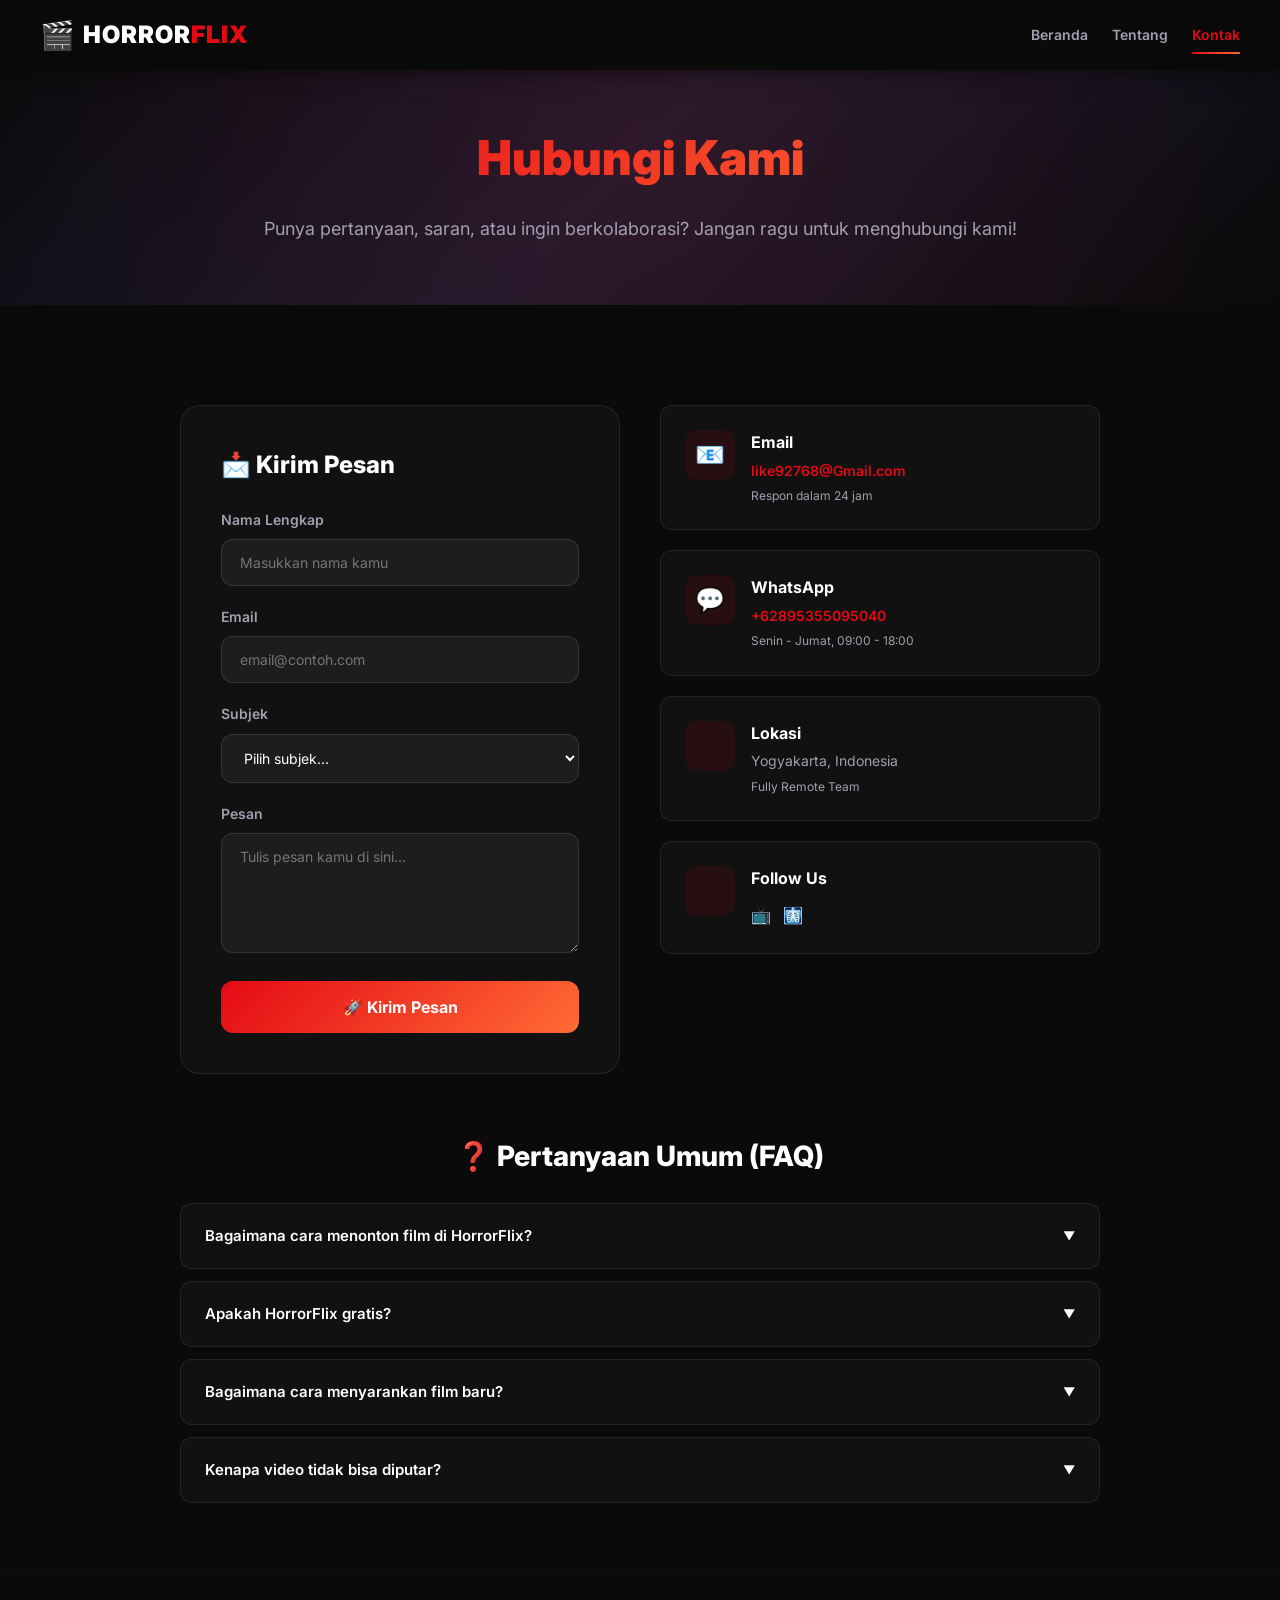
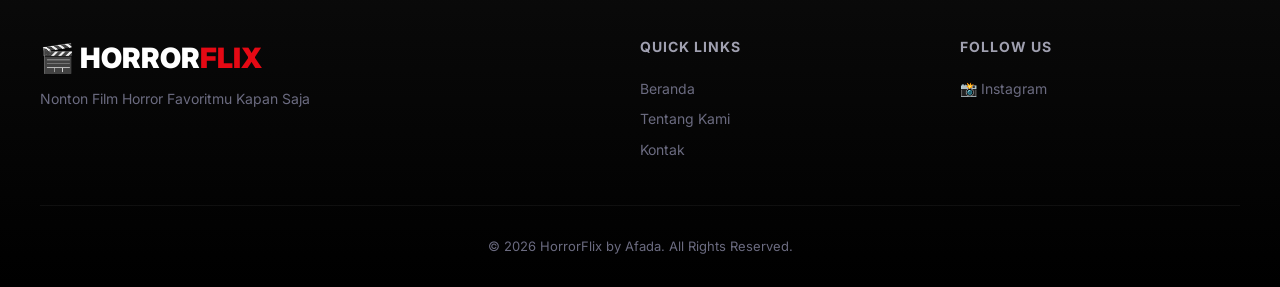
<file: kontak.html>
<!DOCTYPE html>
<html lang="id">
<head>
    <meta charset="UTF-8">
    <meta name="viewport" content="width=device-width, initial-scale=1.0">
    <title>Kontak - HorrorFlix</title>
    <link rel="stylesheet" href="style.css">
    <link href="https://fonts.googleapis.com/css2?family=Inter:wght@400;500;600;700;800;900&display=swap" rel="stylesheet">
    <style>
        .contact-hero {
            padding: 120px 40px 60px;
            text-align: center;
            background: linear-gradient(135deg, #0a0a0a 0%, #1a1a2e 50%, #0a0a0a 100%);
            position: relative;
            overflow: hidden;
        }
        .contact-hero::before {
            content: '';
            position: absolute;
            top: -50%;
            left: -50%;
            width: 200%;
            height: 200%;
            background: radial-gradient(circle, rgba(229,9,20,0.1) 0%, transparent 50%);
            animation: pulse 4s ease-in-out infinite;
        }
        @keyframes pulse {
            0%, 100% { transform: scale(1); opacity: 0.5; }
            50% { transform: scale(1.1); opacity: 0.8; }
        }
        .contact-hero-content {
            position: relative;
            z-index: 2;
            max-width: 800px;
            margin: 0 auto;
        }
        .contact-hero h1 {
            font-size: 48px;
            font-weight: 900;
            margin-bottom: 16px;
            background: var(--gradient-1);
            -webkit-background-clip: text;
            -webkit-text-fill-color: transparent;
            background-clip: text;
        }
        .contact-hero p {
            font-size: 18px;
            color: var(--text-secondary);
            line-height: 1.8;
        }
        .contact-section {
            max-width: 1000px;
            margin: 0 auto;
            padding: 60px 40px;
        }
        .contact-grid {
            display: grid;
            grid-template-columns: 1fr 1fr;
            gap: 40px;
            margin-top: 40px;
        }
        .contact-form-card {
            background: rgba(255,255,255,0.03);
            border: 1px solid rgba(255,255,255,0.08);
            border-radius: var(--radius-lg);
            padding: 40px;
        }
        .contact-form-card h2 {
            font-size: 24px;
            font-weight: 800;
            margin-bottom: 24px;
            display: flex;
            align-items: center;
            gap: 12px;
        }
        .form-group {
            margin-bottom: 20px;
        }
        .form-group label {
            display: block;
            font-size: 14px;
            font-weight: 600;
            margin-bottom: 8px;
            color: var(--text-secondary);
        }
        .form-group input,
        .form-group textarea,
        .form-group select {
            width: 100%;
            padding: 14px 18px;
            background: rgba(255,255,255,0.05);
            border: 1px solid rgba(255,255,255,0.1);
            border-radius: var(--radius);
            color: white;
            font-size: 14px;
            font-family: inherit;
            transition: var(--transition);
        }
        .form-group input:focus,
        .form-group textarea:focus,
        .form-group select:focus {
            outline: none;
            border-color: var(--primary);
            box-shadow: 0 0 20px rgba(229,9,20,0.15);
        }
        .form-group textarea {
            min-height: 120px;
            resize: vertical;
        }
        .btn-submit {
            width: 100%;
            padding: 16px;
            background: var(--gradient-1);
            color: white;
            border: none;
            border-radius: var(--radius);
            font-size: 16px;
            font-weight: 700;
            cursor: pointer;
            transition: var(--transition);
            font-family: inherit;
        }
        .btn-submit:hover {
            transform: translateY(-2px);
            box-shadow: 0 8px 30px rgba(229,9,20,0.4);
        }
        .contact-info-card {
            display: flex;
            flex-direction: column;
            gap: 20px;
        }
        .info-item {
            background: rgba(255,255,255,0.03);
            border: 1px solid rgba(255,255,255,0.08);
            border-radius: var(--radius);
            padding: 24px;
            display: flex;
            align-items: flex-start;
            gap: 16px;
            transition: var(--transition);
        }
        .info-item:hover {
            border-color: rgba(229,9,20,0.3);
            transform: translateX(4px);
        }
        .info-icon {
            width: 50px;
            height: 50px;
            background: rgba(229,9,20,0.1);
            border-radius: 12px;
            display: flex;
            align-items: center;
            justify-content: center;
            font-size: 24px;
            flex-shrink: 0;
        }
        .info-content h4 {
            font-size: 16px;
            font-weight: 700;
            margin-bottom: 4px;
        }
        .info-content p {
            font-size: 14px;
            color: var(--text-secondary);
            line-height: 1.6;
        }
        .info-content a {
            color: var(--primary);
            text-decoration: none;
            font-weight: 600;
        }
        .info-content a:hover {
            text-decoration: underline;
        }
        .social-links {
            display: flex;
            gap: 12px;
            margin-top: 12px;
        }
        .social-btn {
            width: 44px;
            height: 44px;
            background: rgba(255,255,255,0.05);
            border: 1px solid rgba(255,255,255,0.1);
            border-radius: 12px;
            display: flex;
            align-items: center;
            justify-content: center;
            font-size: 20px;
            text-decoration: none;
            transition: var(--transition);
        }
        .social-btn:hover {
            background: var(--primary);
            border-color: var(--primary);
            transform: translateY(-3px);
        }
        .faq-section {
            margin-top: 60px;
        }
        .faq-section h2 {
            font-size: 28px;
            font-weight: 800;
            margin-bottom: 24px;
            text-align: center;
        }
        .faq-item {
            background: rgba(255,255,255,0.03);
            border: 1px solid rgba(255,255,255,0.08);
            border-radius: var(--radius);
            margin-bottom: 12px;
            overflow: hidden;
            transition: var(--transition);
        }
        .faq-item:hover {
            border-color: rgba(229,9,20,0.2);
        }
        .faq-question {
            padding: 20px 24px;
            cursor: pointer;
            display: flex;
            justify-content: space-between;
            align-items: center;
            font-weight: 600;
            font-size: 15px;
        }
        .faq-question:hover {
            color: var(--primary);
        }
        .faq-arrow {
            transition: var(--transition);
            font-size: 12px;
        }
        .faq-item.active .faq-arrow {
            transform: rotate(180deg);
        }
        .faq-answer {
            max-height: 0;
            overflow: hidden;
            transition: max-height 0.3s ease;
            padding: 0 24px;
        }
        .faq-item.active .faq-answer {
            max-height: 200px;
            padding: 0 24px 20px;
        }
        .faq-answer p {
            color: var(--text-secondary);
            font-size: 14px;
            line-height: 1.7;
        }
        @media (max-width: 768px) {
            .contact-hero h1 { font-size: 32px; }
            .contact-grid { grid-template-columns: 1fr; }
            .contact-section { padding: 40px 20px; }
            .contact-form-card { padding: 24px; }
        }
    </style>
</head>
<body>

    <!-- Navbar -->
    <nav class="navbar scrolled">
        <div class="nav-container">
            <a href="index.html" class="nav-logo" style="text-decoration:none;color:inherit;">
                <span class="logo-icon">🎬</span>
                <span class="logo-text">HORROR<span class="logo-accent">FLIX</span></span>
            </a>
            <div class="nav-links">
                <a href="index.html" class="nav-link">Beranda</a>
                <a href="tentang.html" class="nav-link">Tentang</a>
                <a href="kontak.html" class="nav-link active">Kontak</a>
            </div>
        </div>
    </nav>

    <!-- Hero Section -->
    <section class="contact-hero">
        <div class="contact-hero-content">
            <h1>Hubungi Kami</h1>
            <p>Punya pertanyaan, saran, atau ingin berkolaborasi? Jangan ragu untuk menghubungi kami!</p>
        </div>
    </section>

    <!-- Contact Section -->
    <section class="contact-section">
        <div class="contact-grid">
            
            <!-- Form Kontak -->
            <div class="contact-form-card">
                <h2>📩 Kirim Pesan</h2>
                <form onsubmit="handleSubmit(event)">
                    <div class="form-group">
                        <label>Nama Lengkap</label>
                        <input type="text" placeholder="Masukkan nama kamu" required>
                    </div>
                    <div class="form-group">
                        <label>Email</label>
                        <input type="email" placeholder="email@contoh.com" required>
                    </div>
                    <div class="form-group">
                        <label>Subjek</label>
                        <select required>
                            <option value="">Pilih subjek...</option>
                            <option>Lapor Bug / Error</option>
                            <option>Saran Film</option>
                            <option>Kerjasama / Partnership</option>
                            <option>Pertanyaan Umum</option>
                            <option>Lainnya</option>
                        </select>
                    </div>
                    <div class="form-group">
                        <label>Pesan</label>
                        <textarea placeholder="Tulis pesan kamu di sini..." required></textarea>
                    </div>
                    <button type="submit" class="btn-submit">🚀 Kirim Pesan</button>
                </form>
            </div>

            <!-- Info Kontak -->
            <div class="contact-info-card">
                <div class="info-item">
                    <div class="info-icon">📧</div>
                    <div class="info-content">
                        <h4>Email</h4>
                        <!-- EDIT EMAIL KAMU DI SINI -->
                        <p><a href="mailto:horrorflix@email.com">like92768@Gmail.com</a></p>
                        <p style="font-size:12px; margin-top:4px;">Respon dalam 24 jam</p>
                    </div>
                </div>
                <div class="info-item">
                    <div class="info-icon">💬</div>
                    <div class="info-content">
                        <h4>WhatsApp</h4>
                        <!-- EDIT NOMOR WA KAMU DI SINI -->
                        <p><a href="https://wa.me/+62895355095040">+62895355095040</a></p>
                        <p style="font-size:12px; margin-top:4px;">Senin - Jumat, 09:00 - 18:00</p>
                    </div>
                </div>
                <div class="info-item">
                    <div class="info-icon"></div>
                    <div class="info-content">
                        <h4>Lokasi</h4>
                        <!-- EDIT LOKASI KAMU DI SINI -->
                        <p>Yogyakarta, Indonesia</p>
                        <p style="font-size:12px; margin-top:4px;">Fully Remote Team</p>
                    </div>
                </div>
                <div class="info-item">
                    <div class="info-icon"></div>
                    <div class="info-content">
                        <h4>Follow Us</h4>
                        <div class="social-links">
                            <!-- EDIT LINK SOSMED KAMU DI SINI -->
                            <a href="https://www.tiktok.com/@afada.2nd?_r=1&_t=ZS-96eF8xom253" title="TikTok">📺</a>
                            <a href="https://www.instagram.com/afadaahmd?igsh=MW01dTc3ZzJ6a3RiYw==" title="instagram">🩻</a>
                        </div>
                    </div>
                </div>
            </div>
        </div>

        <!-- FAQ Section -->
        <div class="faq-section">
            <h2>❓ Pertanyaan Umum (FAQ)</h2>
            
            <div class="faq-item" onclick="toggleFaq(this)">
                <div class="faq-question">
                    <span>Bagaimana cara menonton film di HorrorFlix?</span>
                    <span class="faq-arrow">▼</span>
                </div>
                <div class="faq-answer">
                    <p>Klik poster film yang ingin ditonton, lalu klik tombol "Tonton Sekarang". Kamu akan diarahkan ke halaman pemutar video.</p>
                </div>
            </div>
            
            <div class="faq-item" onclick="toggleFaq(this)">
                <div class="faq-question">
                    <span>Apakah HorrorFlix gratis?</span>
                    <span class="faq-arrow">▼</span>
                </div>
                <div class="faq-answer">
                    <p>Ya! HorrorFlix sepenuhnya gratis untuk semua pengguna. Tidak perlu mendaftar atau berlangganan.</p>
                </div>
            </div>
            
            <div class="faq-item" onclick="toggleFaq(this)">
                <div class="faq-question">
                    <span>Bagaimana cara menyarankan film baru?</span>
                    <span class="faq-arrow">▼</span>
                </div>
                <div class="faq-answer">
                    <p>Kamu bisa menggunakan form kontak di atas dengan memilih subjek "Saran Film". Tim kami akan segera meninjau saran kamu.</p>
                </div>
            </div>
            
            <div class="faq-item" onclick="toggleFaq(this)">
                <div class="faq-question">
                    <span>Kenapa video tidak bisa diputar?</span>
                    <span class="faq-arrow">▼</span>
                </div>
                <div class="faq-answer">
                    <p>Pastikan koneksi internet kamu stabil. Jika masih bermasalah, coba refresh halaman atau hubungi kami via WhatsApp.</p>
                </div>
            </div>
        </div>
    </section>

    <!-- Footer -->
    <footer class="footer">
        <div class="footer-content">
            <div class="footer-logo">
                <span>🎬 HORROR<span class="logo-accent">FLIX</span></span>
                <p>Nonton Film Horror Favoritmu Kapan Saja</p>
            </div>
            <div class="footer-links">
                <h4>Quick Links</h4>
                <a href="index.html">Beranda</a>
                <a href="tentang.html">Tentang Kami</a>
                <a href="kontak.html">Kontak</a>
            </div>
            <div class="footer-social">
                <h4>Follow Us</h4>
                <!-- EDIT BAGIAN INI SESUAI MEDIA SOSIAL KAMU -->
                <a href="https://www.instagram.com/afadaahmd?igsh=MW01dTc3ZzJ6a3RiYw==">📸 Instagram</a>
            </div>
        </div>
        <div class="footer-bottom">
            <p>&copy; 2026 HorrorFlix by Afada. All Rights Reserved.</p>
        </div>
    </footer>

    <script>
        function toggleFaq(element) {
            element.classList.toggle('active');
        }
        
        function handleSubmit(e) {
            e.preventDefault();
            alert('✅ Pesan berhasil dikirim! Tim kami akan segera merespon.');
            e.target.reset();
        }
    </script>

</body>
</html>
</file>
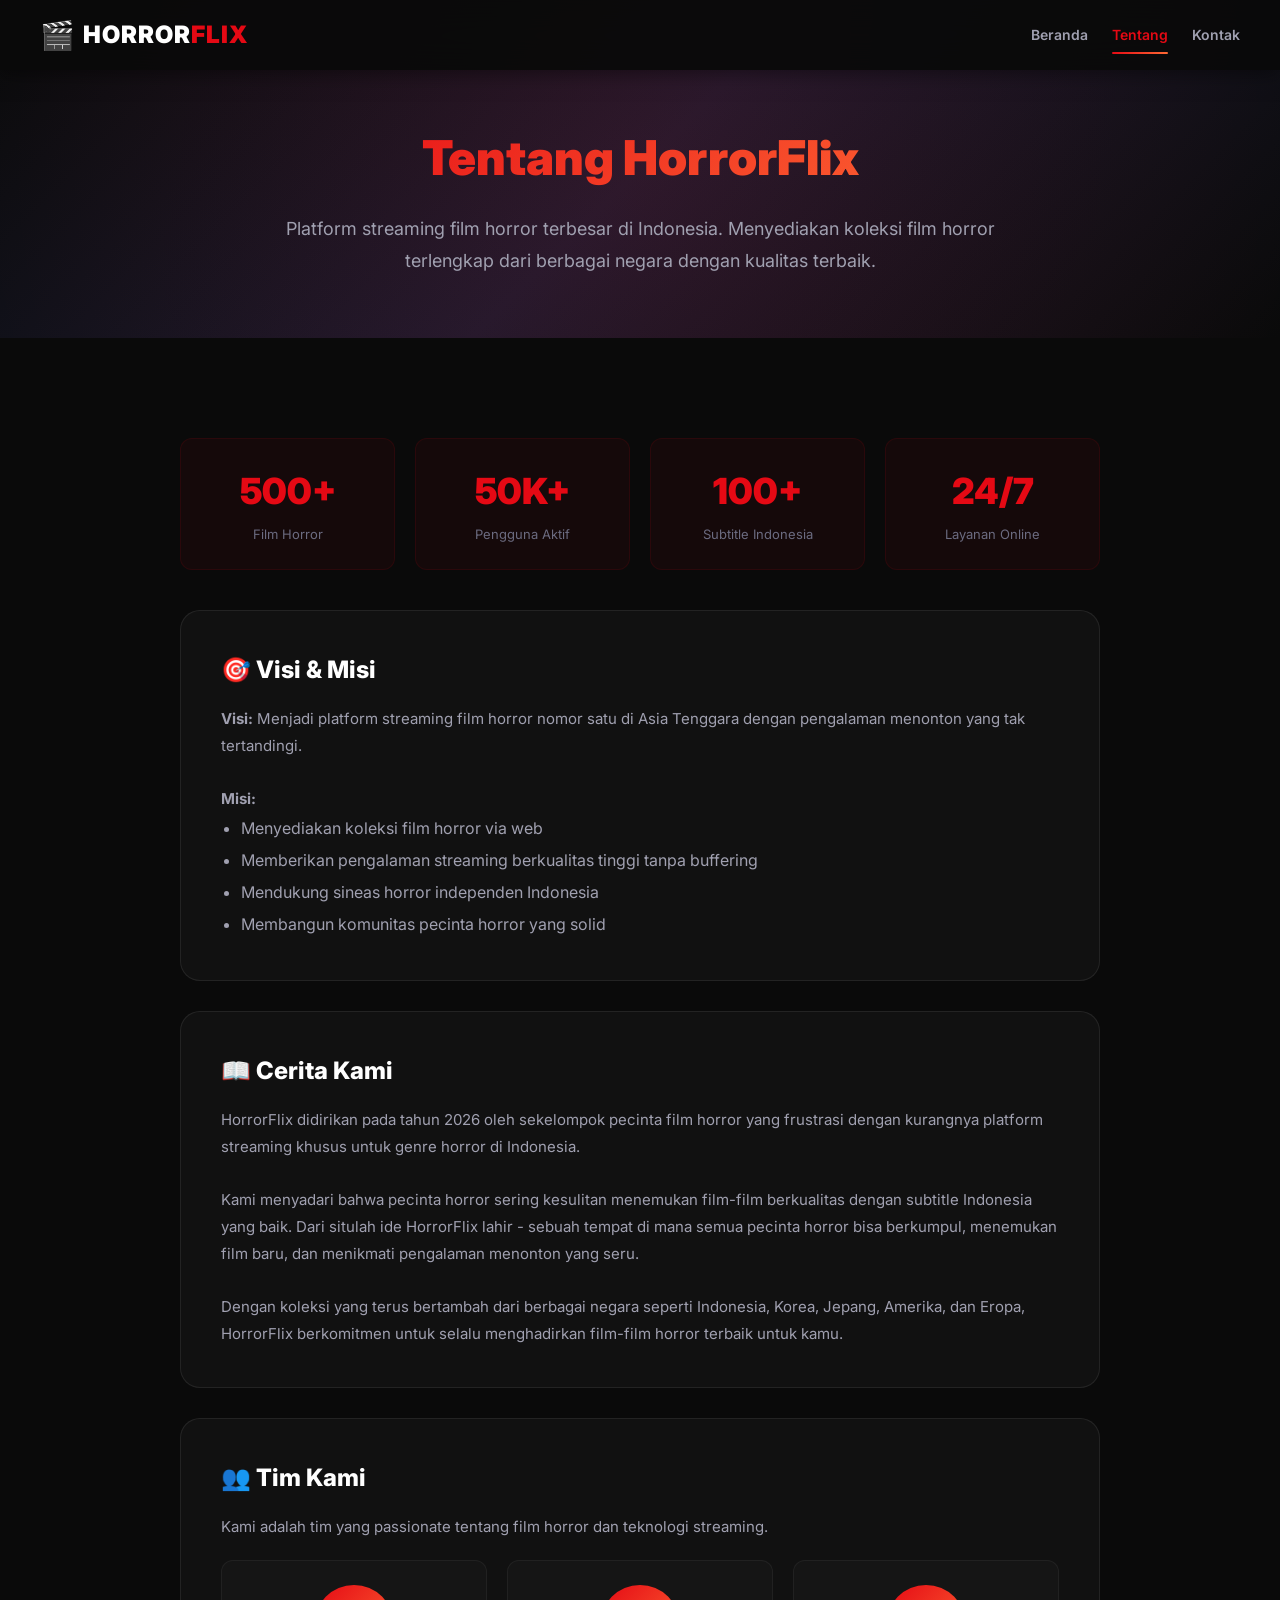
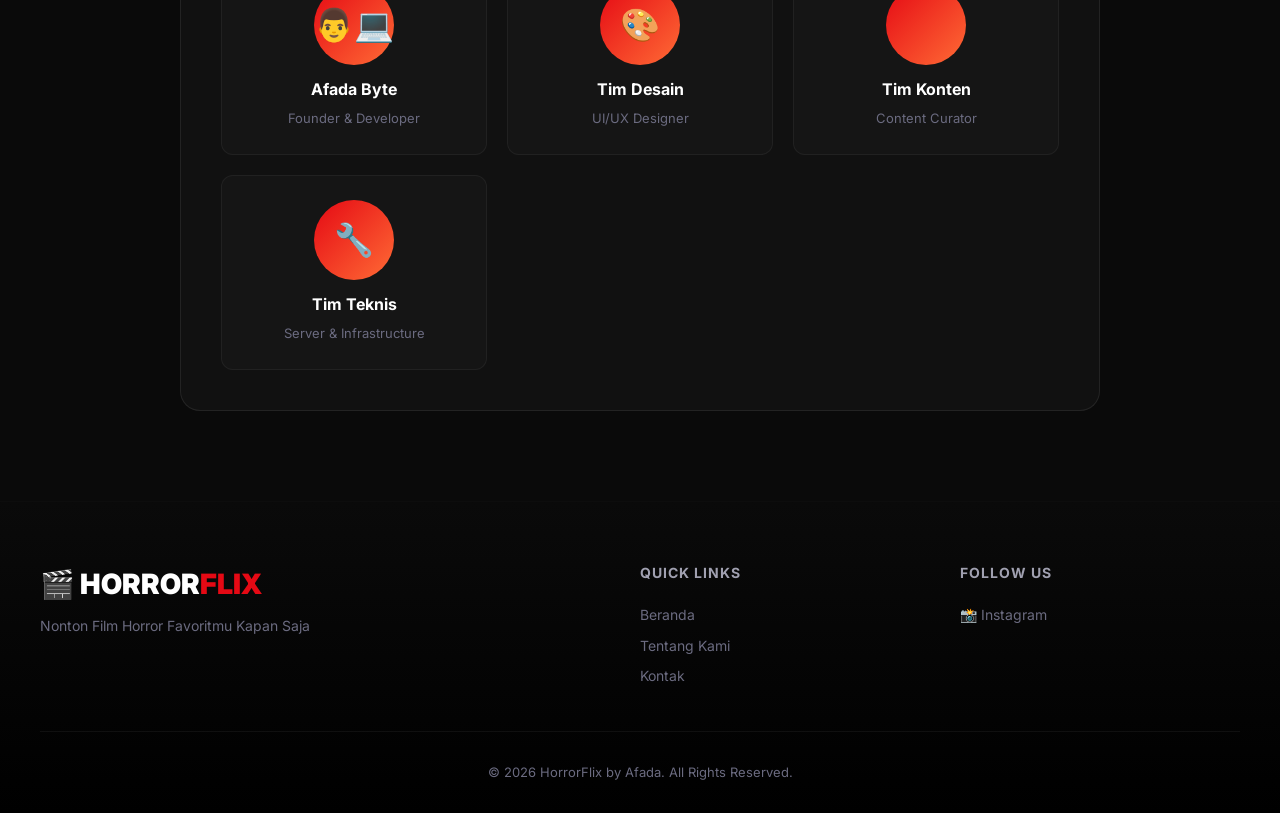
<file: tentang.html>
<!DOCTYPE html>
<html lang="id">
<head>
    <meta charset="UTF-8">
    <meta name="viewport" content="width=device-width, initial-scale=1.0">
    <title>Tentang Kami - HorrorFlix</title>
    <link rel="stylesheet" href="style.css">
    <link href="https://fonts.googleapis.com/css2?family=Inter:wght@400;500;600;700;800;900&display=swap" rel="stylesheet">
    <style>
        .about-hero {
            padding: 120px 40px 60px;
            text-align: center;
            background: linear-gradient(135deg, #0a0a0a 0%, #1a1a2e 50%, #0a0a0a 100%);
            position: relative;
            overflow: hidden;
        }
        .about-hero::before {
            content: '';
            position: absolute;
            top: -50%;
            left: -50%;
            width: 200%;
            height: 200%;
            background: radial-gradient(circle, rgba(229,9,20,0.1) 0%, transparent 50%);
            animation: pulse 4s ease-in-out infinite;
        }
        @keyframes pulse {
            0%, 100% { transform: scale(1); opacity: 0.5; }
            50% { transform: scale(1.1); opacity: 0.8; }
        }
        .about-hero-content {
            position: relative;
            z-index: 2;
            max-width: 800px;
            margin: 0 auto;
        }
        .about-hero h1 {
            font-size: 48px;
            font-weight: 900;
            margin-bottom: 16px;
            background: var(--gradient-1);
            -webkit-background-clip: text;
            -webkit-text-fill-color: transparent;
            background-clip: text;
        }
        .about-hero p {
            font-size: 18px;
            color: var(--text-secondary);
            line-height: 1.8;
        }
        .about-section {
            max-width: 1000px;
            margin: 0 auto;
            padding: 60px 40px;
        }
        .about-card {
            background: rgba(255,255,255,0.03);
            border: 1px solid rgba(255,255,255,0.08);
            border-radius: var(--radius-lg);
            padding: 40px;
            margin-bottom: 30px;
            transition: var(--transition);
        }
        .about-card:hover {
            border-color: rgba(229,9,20,0.3);
            transform: translateY(-4px);
            box-shadow: 0 8px 30px rgba(229,9,20,0.1);
        }
        .about-card h2 {
            font-size: 24px;
            font-weight: 800;
            margin-bottom: 16px;
            display: flex;
            align-items: center;
            gap: 12px;
        }
        .about-card p {
            color: var(--text-secondary);
            line-height: 1.8;
            font-size: 15px;
        }
        .team-grid {
            display: grid;
            grid-template-columns: repeat(auto-fit, minmax(200px, 1fr));
            gap: 20px;
            margin-top: 20px;
        }
        .team-card {
            text-align: center;
            padding: 24px;
            background: rgba(255,255,255,0.02);
            border-radius: var(--radius);
            border: 1px solid rgba(255,255,255,0.05);
        }
        .team-avatar {
            width: 80px;
            height: 80px;
            border-radius: 50%;
            background: var(--gradient-1);
            display: flex;
            align-items: center;
            justify-content: center;
            font-size: 32px;
            margin: 0 auto 12px;
        }
        .team-card h4 {
            font-size: 16px;
            margin-bottom: 4px;
        }
        .team-card p {
            font-size: 13px;
            color: var(--text-muted);
        }
        .stats-grid {
            display: grid;
            grid-template-columns: repeat(4, 1fr);
            gap: 20px;
            margin: 40px 0;
        }
        .stat-item {
            text-align: center;
            padding: 24px;
            background: rgba(229,9,20,0.05);
            border-radius: var(--radius);
            border: 1px solid rgba(229,9,20,0.1);
        }
        .stat-number {
            font-size: 36px;
            font-weight: 900;
            color: var(--primary);
        }
        .stat-label {
            font-size: 13px;
            color: var(--text-muted);
            margin-top: 4px;
        }
        .back-link {
            display: inline-flex;
            align-items: center;
            gap: 8px;
            color: var(--text-secondary);
            text-decoration: none;
            font-weight: 600;
            padding: 12px 24px;
            border-radius: 50px;
            border: 1px solid rgba(255,255,255,0.1);
            transition: var(--transition);
            margin-bottom: 30px;
        }
        .back-link:hover {
            color: var(--primary);
            border-color: var(--primary);
            background: rgba(229,9,20,0.05);
        }
        @media (max-width: 768px) {
            .about-hero h1 { font-size: 32px; }
            .stats-grid { grid-template-columns: repeat(2, 1fr); }
            .about-section { padding: 40px 20px; }
            .about-card { padding: 24px; }
        }
    </style>
</head>
<body>

    <!-- Navbar (sama seperti index.html) -->
    <nav class="navbar scrolled">
        <div class="nav-container">
            <a href="index.html" class="nav-logo" style="text-decoration:none;color:inherit;">
                <span class="logo-icon">🎬</span>
                <span class="logo-text">HORROR<span class="logo-accent">FLIX</span></span>
            </a>
            <div class="nav-links">
                <a href="index.html" class="nav-link">Beranda</a>
                <a href="tentang.html" class="nav-link active">Tentang</a>
                <a href="kontak.html" class="nav-link">Kontak</a>
            </div>
        </div>
    </nav>

    <!-- Hero Section -->
    <section class="about-hero">
        <div class="about-hero-content">
            <h1>Tentang HorrorFlix</h1>
            <p>Platform streaming film horror terbesar di Indonesia. Menyediakan koleksi film horror terlengkap dari berbagai negara dengan kualitas terbaik.</p>
        </div>
    </section>

    <!-- Stats Section -->
    <section class="about-section">
        <div class="stats-grid">
            <div class="stat-item">
                <div class="stat-number">500+</div>
                <div class="stat-label">Film Horror</div>
            </div>
            <div class="stat-item">
                <div class="stat-number">50K+</div>
                <div class="stat-label">Pengguna Aktif</div>
            </div>
            <div class="stat-item">
                <div class="stat-number">100+</div>
                <div class="stat-label">Subtitle Indonesia</div>
            </div>
            <div class="stat-item">
                <div class="stat-number">24/7</div>
                <div class="stat-label">Layanan Online</div>
            </div>
        </div>

        <!-- Visi & Misi -->
        <div class="about-card">
            <h2>🎯 Visi & Misi</h2>
            <p><strong>Visi:</strong> Menjadi platform streaming film horror nomor satu di Asia Tenggara dengan pengalaman menonton yang tak tertandingi.</p>
            <br>
            <p><strong>Misi:</strong></p>
            <ul style="color: var(--text-secondary); line-height: 2; padding-left: 20px;">
                <li>Menyediakan koleksi film horror via web</li>
                <li>Memberikan pengalaman streaming berkualitas tinggi tanpa buffering</li>
                <li>Mendukung sineas horror independen Indonesia</li>
                <li>Membangun komunitas pecinta horror yang solid</li>
            </ul>
        </div>

        <!-- Cerita Kami -->
        <div class="about-card">
            <h2>📖 Cerita Kami</h2>
            <p>HorrorFlix didirikan pada tahun 2026 oleh sekelompok pecinta film horror yang frustrasi dengan kurangnya platform streaming khusus untuk genre horror di Indonesia.</p>
            <br>
            <p>Kami menyadari bahwa pecinta horror sering kesulitan menemukan film-film berkualitas dengan subtitle Indonesia yang baik. Dari situlah ide HorrorFlix lahir - sebuah tempat di mana semua pecinta horror bisa berkumpul, menemukan film baru, dan menikmati pengalaman menonton yang seru.</p>
            <br>
            <p>Dengan koleksi yang terus bertambah dari berbagai negara seperti Indonesia, Korea, Jepang, Amerika, dan Eropa, HorrorFlix berkomitmen untuk selalu menghadirkan film-film horror terbaik untuk kamu.</p>
        </div>

        <!-- Tim Kami -->
        <div class="about-card">
            <h2>👥 Tim Kami</h2>
            <p>Kami adalah tim yang passionate tentang film horror dan teknologi streaming.</p>
            <div class="team-grid">
                <div class="team-card">
                    <div class="team-avatar">👨💻</div>
                    <h4>Afada Byte</h4>
                    <p>Founder & Developer</p>
                </div>
                <div class="team-card">
                    <div class="team-avatar">🎨</div>
                    <h4>Tim Desain</h4>
                    <p>UI/UX Designer</p>
                </div>
                <div class="team-card">
                    <div class="team-avatar"></div>
                    <h4>Tim Konten</h4>
                    <p>Content Curator</p>
                </div>
                <div class="team-card">
                    <div class="team-avatar">🔧</div>
                    <h4>Tim Teknis</h4>
                    <p>Server & Infrastructure</p>
                </div>
            </div>
        </div>
    </section>

    <!-- Footer (sama seperti index.html) -->
    <footer class="footer">
        <div class="footer-content">
            <div class="footer-logo">
                <span>🎬 HORROR<span class="logo-accent">FLIX</span></span>
                <p>Nonton Film Horror Favoritmu Kapan Saja</p>
            </div>
            <div class="footer-links">
                <h4>Quick Links</h4>
                <a href="index.html">Beranda</a>
                <a href="tentang.html">Tentang Kami</a>
                <a href="kontak.html">Kontak</a>
            </div>
            <div class="footer-social">
                <h4>Follow Us</h4>
                <!-- EDIT BAGIAN INI SESUAI MEDIA SOSIAL KAMU -->
                 <a href="https://www.instagram.com/afadaahmd?igsh=MW01dTc3ZzJ6a3RiYw==">📸 Instagram</a>
            </div>
        </div>
        <div class="footer-bottom">
            <p>&copy; 2026 HorrorFlix by Afada. All Rights Reserved.</p>
        </div>
    </footer>

</body>
</html>
</file>
<file: style.css>
/* ============================================
   🎬 HORRORFLIX - Professional Movie Website
   ============================================ */

/* === RESET & BASE === */
* {
    margin: 0;
    padding: 0;
    box-sizing: border-box;
}

:root {
    --primary: #e50914;
    --primary-dark: #b20710;
    --bg-dark: #0a0a0a;
    --bg-card: #1a1a2e;
    --bg-card-hover: #16213e;
    --bg-modal: #111118;
    --text-primary: #ffffff;
    --text-secondary: #a0a0b0;
    --text-muted: #6b6b80;
    --accent: #ff6b35;
    --gradient-1: linear-gradient(135deg, #e50914, #ff6b35);
    --gradient-2: linear-gradient(135deg, #1a1a2e, #16213e);
    --shadow: 0 8px 32px rgba(0, 0, 0, 0.4);
    --shadow-hover: 0 16px 48px rgba(229, 9, 20, 0.3);
    --radius: 12px;
    --radius-lg: 20px;
    --transition: all 0.3s cubic-bezier(0.4, 0, 0.2, 1);
}

body {
    font-family: 'Inter', -apple-system, BlinkMacSystemFont, sans-serif;
    background: var(--bg-dark);
    color: var(--text-primary);
    overflow-x: hidden;
    line-height: 1.6;
}

/* Scrollbar */
::-webkit-scrollbar { width: 8px; }
::-webkit-scrollbar-track { background: var(--bg-dark); }
::-webkit-scrollbar-thumb {
    background: var(--primary);
    border-radius: 10px;
}

/* === NAVBAR === */
.navbar {
    position: fixed;
    top: 0;
    left: 0;
    right: 0;
    z-index: 1000;
    padding: 0 40px;
    height: 70px;
    display: flex;
    align-items: center;
    transition: var(--transition);
    background: transparent;
}

.navbar.scrolled {
    background: rgba(10, 10, 10, 0.95);
    backdrop-filter: blur(20px);
    box-shadow: 0 2px 20px rgba(0,0,0,0.5);
}

.nav-container {
    display: flex;
    align-items: center;
    justify-content: space-between;
    width: 100%;
    max-width: 1400px;
    margin: 0 auto;
}

.nav-logo {
    display: flex;
    align-items: center;
    gap: 8px;
    cursor: pointer;
}

.logo-icon { font-size: 28px; }

.logo-text {
    font-size: 24px;
    font-weight: 900;
    letter-spacing: 1px;
}

.logo-accent { color: var(--primary); }

.nav-search input {
    width: 300px;
    padding: 10px 20px;
    border: 2px solid rgba(255,255,255,0.1);
    border-radius: 50px;
    background: rgba(255,255,255,0.05);
    color: white;
    font-size: 14px;
    font-family: inherit;
    transition: var(--transition);
}

.nav-search input:focus {
    outline: none;
    border-color: var(--primary);
    background: rgba(255,255,255,0.1);
    box-shadow: 0 0 20px rgba(229, 9, 20, 0.2);
}

.nav-links {
    display: flex;
    gap: 24px;
}

.nav-link {
    color: var(--text-secondary);
    text-decoration: none;
    font-weight: 600;
    font-size: 14px;
    transition: var(--transition);
    position: relative;
    padding: 8px 0;
}

.nav-link:hover, .nav-link.active {
    color: var(--primary);
}

.nav-link.active::after {
    content: '';
    position: absolute;
    bottom: 0;
    left: 0;
    right: 0;
    height: 2px;
    background: var(--gradient-1);
    border-radius: 2px;
}

/* === HERO SECTION === */
.hero {
    position: relative;
    height: 85vh;
    min-height: 500px;
    display: flex;
    align-items: center;
    overflow: hidden;
}

.hero-bg {
    position: absolute;
    inset: 0;
    background-size: cover;
    background-position: center top;
    transition: opacity 1s ease;
}

.hero-overlay {
    position: absolute;
    inset: 0;
    background: linear-gradient(
        to right,
        rgba(10, 10, 10, 0.95) 0%,
        rgba(10, 10, 10, 0.7) 40%,
        rgba(10, 10, 10, 0.3) 100%
    );
}

.hero-fade {
    position: absolute;
    bottom: 0;
    left: 0;
    right: 0;
    height: 200px;
    background: linear-gradient(to top, var(--bg-dark), transparent);
}

.hero-content {
    position: relative;
    z-index: 2;
    padding: 0 60px;
    max-width: 650px;
    animation: fadeInUp 1s ease;
}

@keyframes fadeInUp {
    from { opacity: 0; transform: translateY(40px); }
    to { opacity: 1; transform: translateY(0); }
}

@keyframes fadeIn {
    from { opacity: 0; }
    to { opacity: 1; }
}

@keyframes scaleIn {
    from { opacity: 0; transform: scale(0.9); }
    to { opacity: 1; transform: scale(1); }
}

@keyframes slideInLeft {
    from { opacity: 0; transform: translateX(-40px); }
    to { opacity: 1; transform: translateX(0); }
}

.hero-badge {
    display: inline-flex;
    align-items: center;
    gap: 6px;
    padding: 6px 16px;
    background: var(--primary);
    border-radius: 50px;
    font-size: 12px;
    font-weight: 700;
    text-transform: uppercase;
    letter-spacing: 1px;
    margin-bottom: 16px;
    animation: fadeInUp 1s ease 0.2s both;
}

.hero-title {
    font-size: 52px;
    font-weight: 900;
    line-height: 1.1;
    margin-bottom: 16px;
    animation: fadeInUp 1s ease 0.3s both;
    text-shadow: 2px 4px 20px rgba(0,0,0,0.5);
}

.hero-desc {
    font-size: 16px;
    color: var(--text-secondary);
    margin-bottom: 28px;
    line-height: 1.7;
    animation: fadeInUp 1s ease 0.4s both;
}

.hero-meta {
    display: flex;
    align-items: center;
    gap: 16px;
    margin-bottom: 24px;
    animation: fadeInUp 1s ease 0.5s both;
}

.hero-meta span {
    display: flex;
    align-items: center;
    gap: 4px;
    font-size: 14px;
    color: var(--text-secondary);
}

.hero-buttons {
    display: flex;
    gap: 12px;
    animation: fadeInUp 1s ease 0.6s both;
}

.btn-hero {
    display: inline-flex;
    align-items: center;
    gap: 8px;
    padding: 14px 32px;
    border: none;
    border-radius: 50px;
    font-size: 15px;
    font-weight: 700;
    cursor: pointer;
    transition: var(--transition);
    font-family: inherit;
    text-decoration: none;
}

.btn-hero-primary {
    background: var(--gradient-1);
    color: white;
    box-shadow: 0 4px 20px rgba(229, 9, 20, 0.4);
}

.btn-hero-primary:hover {
    transform: translateY(-2px);
    box-shadow: 0 8px 30px rgba(229, 9, 20, 0.6);
}

.btn-hero-secondary {
    background: rgba(255,255,255,0.1);
    color: white;
    backdrop-filter: blur(10px);
    border: 1px solid rgba(255,255,255,0.2);
}

.btn-hero-secondary:hover {
    background: rgba(255,255,255,0.2);
    transform: translateY(-2px);
}

/* === CATEGORIES BAR === */
.categories-bar {
    display: flex;
    gap: 10px;
    padding: 20px 40px;
    overflow-x: auto;
    position: sticky;
    top: 70px;
    z-index: 50;
    background: rgba(10, 10, 10, 0.9);
    backdrop-filter: blur(20px);
    border-bottom: 1px solid rgba(255,255,255,0.05);
}

.cat-btn {
    padding: 8px 20px;
    border: 1px solid rgba(255,255,255,0.1);
    border-radius: 50px;
    background: transparent;
    color: var(--text-secondary);
    font-size: 13px;
    font-weight: 600;
    cursor: pointer;
    transition: var(--transition);
    white-space: nowrap;
    font-family: inherit;
}

.cat-btn:hover {
    border-color: var(--primary);
    color: var(--primary);
}

.cat-btn.active {
    background: var(--gradient-1);
    border-color: transparent;
    color: white;
}

/* === MOVIE GRID === */
.main-content {
    padding: 40px 40px 80px;
    max-width: 1400px;
    margin: 0 auto;
}

.section-title {
    font-size: 28px;
    font-weight: 800;
    margin-bottom: 30px;
    display: flex;
    align-items: center;
    gap: 12px;
}

.title-icon { font-size: 24px; }

.title-line {
    flex: 1;
    height: 2px;
    background: linear-gradient(to right, var(--primary), transparent);
    border-radius: 2px;
}

.movie-grid {
    display: grid;
    grid-template-columns: repeat(auto-fill, minmax(200px, 1fr));
    gap: 24px;
}

/* === MOVIE CARD === */
.movie-card {
    position: relative;
    border-radius: var(--radius);
    overflow: hidden;
    cursor: pointer;
    transition: var(--transition);
    animation: scaleIn 0.5s ease both;
    background: var(--bg-card);
}

.movie-card:hover {
    transform: translateY(-10px) scale(1.03);
    box-shadow: var(--shadow-hover);
    z-index: 10;
}

.movie-card:nth-child(1) { animation-delay: 0.05s; }
.movie-card:nth-child(2) { animation-delay: 0.1s; }
.movie-card:nth-child(3) { animation-delay: 0.15s; }
.movie-card:nth-child(4) { animation-delay: 0.2s; }
.movie-card:nth-child(5) { animation-delay: 0.25s; }
.movie-card:nth-child(6) { animation-delay: 0.3s; }
.movie-card:nth-child(7) { animation-delay: 0.35s; }
.movie-card:nth-child(8) { animation-delay: 0.4s; }

.card-poster {
    position: relative;
    width: 100%;
    aspect-ratio: 2/3;
    overflow: hidden;
}

.card-poster img {
    width: 100%;
    height: 100%;
    object-fit: cover;
    transition: var(--transition);
}

.movie-card:hover .card-poster img {
    transform: scale(1.1);
}

.card-overlay {
    position: absolute;
    inset: 0;
    background: linear-gradient(
        to top,
        rgba(10, 10, 10, 0.95) 0%,
        rgba(10, 10, 10, 0.3) 50%,
        transparent 100%
    );
    opacity: 0;
    transition: var(--transition);
    display: flex;
    align-items: flex-end;
    padding: 16px;
}

.movie-card:hover .card-overlay {
    opacity: 1;
}

.card-play-icon {
    position: absolute;
    top: 50%;
    left: 50%;
    transform: translate(-50%, -50%) scale(0);
    width: 50px;
    height: 50px;
    background: var(--primary);
    border-radius: 50%;
    display: flex;
    align-items: center;
    justify-content: center;
    transition: var(--transition);
    box-shadow: 0 4px 20px rgba(229, 9, 20, 0.5);
}

.movie-card:hover .card-play-icon {
    transform: translate(-50%, -50%) scale(1);
}

.card-play-icon svg {
    width: 24px;
    height: 24px;
    fill: white;
    margin-left: 3px;
}

.card-info {
    padding: 12px;
}

.card-title {
    font-size: 14px;
    font-weight: 700;
    margin-bottom: 6px;
    white-space: nowrap;
    overflow: hidden;
    text-overflow: ellipsis;
}

.card-meta {
    display: flex;
    align-items: center;
    justify-content: space-between;
    font-size: 12px;
    color: var(--text-muted);
}

.card-rating {
    display: flex;
    align-items: center;
    gap: 3px;
    color: #ffd700;
    font-weight: 700;
}

.card-year {
    color: var(--text-muted);
}

.card-category-tag {
    position: absolute;
    top: 10px;
    left: 10px;
    padding: 4px 10px;
    background: var(--primary);
    border-radius: 6px;
    font-size: 10px;
    font-weight: 700;
    text-transform: uppercase;
    letter-spacing: 0.5px;
    z-index: 2;
}

.card-quality {
    position: absolute;
    top: 10px;
    right: 10px;
    padding: 4px 8px;
    background: rgba(0,0,0,0.7);
    border-radius: 6px;
    font-size: 10px;
    font-weight: 700;
    color: #4ade80;
    z-index: 2;
}

/* === MODAL === */
.modal-overlay {
    position: fixed;
    inset: 0;
    background: rgba(0, 0, 0, 0.85);
    backdrop-filter: blur(10px);
    z-index: 2000;
    display: none;
    align-items: center;
    justify-content: center;
    padding: 20px;
    animation: fadeIn 0.3s ease;
}

.modal-overlay.active {
    display: flex;
}

.modal {
    background: var(--bg-modal);
    border-radius: var(--radius-lg);
    max-width: 800px;
    width: 100%;
    max-height: 90vh;
    overflow-y: auto;
    position: relative;
    animation: scaleIn 0.4s ease;
    box-shadow: 0 20px 60px rgba(0,0,0,0.5);
}

.modal-close {
    position: absolute;
    top: 16px;
    right: 16px;
    width: 40px;
    height: 40px;
    border: none;
    border-radius: 50%;
    background: rgba(0,0,0,0.6);
    color: white;
    font-size: 24px;
    cursor: pointer;
    z-index: 10;
    transition: var(--transition);
    display: flex;
    align-items: center;
    justify-content: center;
    backdrop-filter: blur(10px);
}

.modal-close:hover {
    background: var(--primary);
    transform: rotate(90deg);
}

.modal-hero {
    position: relative;
    width: 100%;
    height: 300px;
    overflow: hidden;
}

.modal-hero img {
    width: 100%;
    height: 100%;
    object-fit: cover;
}

.modal-hero::after {
    content: '';
    position: absolute;
    bottom: 0;
    left: 0;
    right: 0;
    height: 150px;
    background: linear-gradient(to top, var(--bg-modal), transparent);
}

.modal-body {
    padding: 24px 32px 32px;
    margin-top: -40px;
    position: relative;
    z-index: 2;
}

.modal-title {
    font-size: 32px;
    font-weight: 900;
    margin-bottom: 12px;
    line-height: 1.2;
}

.modal-meta {
    display: flex;
    flex-wrap: wrap;
    gap: 12px;
    margin-bottom: 20px;
}

.modal-meta span {
    display: inline-flex;
    align-items: center;
    gap: 4px;
    padding: 4px 12px;
    background: rgba(255,255,255,0.08);
    border-radius: 50px;
    font-size: 13px;
    font-weight: 600;
}

.modal-rating {
    color: #ffd700 !important;
    background: rgba(255, 215, 0, 0.1) !important;
}

.modal-category {
    color: var(--primary) !important;
    background: rgba(229, 9, 20, 0.1) !important;
}

.modal-description {
    font-size: 15px;
    color: var(--text-secondary);
    line-height: 1.7;
    margin-bottom: 24px;
}

.modal-sinopsis {
    margin-bottom: 24px;
    padding: 20px;
    background: rgba(255,255,255,0.03);
    border-radius: var(--radius);
    border-left: 3px solid var(--primary);
}

.modal-sinopsis h3 {
    font-size: 16px;
    margin-bottom: 8px;
}

.modal-sinopsis p {
    font-size: 14px;
    color: var(--text-secondary);
    line-height: 1.7;
}

/* Video Section */
.video-section {
    margin-bottom: 24px;
}

.video-section h3 {
    font-size: 18px;
    margin-bottom: 12px;
}

.video-thumbnail {
    position: relative;
    display: block;
    border-radius: var(--radius);
    overflow: hidden;
    cursor: pointer;
    transition: var(--transition);
}

.video-thumbnail:hover {
    transform: scale(1.02);
    box-shadow: 0 8px 30px rgba(229, 9, 20, 0.3);
}

.video-thumbnail img {
    width: 100%;
    height: 250px;
    object-fit: cover;
    display: block;
}

.play-btn-large {
    position: absolute;
    top: 50%;
    left: 50%;
    transform: translate(-50%, -50%);
    width: 70px;
    height: 70px;
    background: var(--primary);
    border-radius: 50%;
    display: flex;
    align-items: center;
    justify-content: center;
    box-shadow: 0 4px 30px rgba(229, 9, 20, 0.5);
    transition: var(--transition);
}

.video-thumbnail:hover .play-btn-large {
    transform: translate(-50%, -50%) scale(1.1);
    box-shadow: 0 8px 40px rgba(229, 9, 20, 0.7);
}

.play-btn-large svg {
    width: 30px;
    height: 30px;
    margin-left: 4px;
}

.video-label {
    position: absolute;
    bottom: 12px;
    left: 50%;
    transform: translateX(-50%);
    padding: 6px 16px;
    background: rgba(0,0,0,0.7);
    border-radius: 50px;
    font-size: 12px;
    font-weight: 700;
    backdrop-filter: blur(10px);
}

/* Watch Section */
.watch-section {
    display: flex;
    gap: 12px;
    flex-wrap: wrap;
}

.btn-watch {
    display: inline-flex;
    align-items: center;
    gap: 10px;
    padding: 16px 40px;
    background: var(--gradient-1);
    color: white;
    text-decoration: none;
    border-radius: 50px;
    font-size: 16px;
    font-weight: 800;
    transition: var(--transition);
    box-shadow: 0 4px 20px rgba(229, 9, 20, 0.4);
}

.btn-watch:hover {
    transform: translateY(-3px);
    box-shadow: 0 8px 30px rgba(229, 9, 20, 0.6);
}

.btn-watch svg {
    width: 20px;
    height: 20px;
}

.btn-favorite {
    display: inline-flex;
    align-items: center;
    gap: 8px;
    padding: 16px 28px;
    background: rgba(255,255,255,0.08);
    border: 2px solid rgba(255,255,255,0.15);
    color: white;
    border-radius: 50px;
    font-size: 14px;
    font-weight: 700;
    cursor: pointer;
    transition: var(--transition);
    font-family: inherit;
}

.btn-favorite:hover {
    background: rgba(255,255,255,0.15);
    border-color: var(--primary);
}

.btn-favorite.favorited {
    background: var(--primary);
    border-color: var(--primary);
}

/* === NO RESULTS === */
.no-results {
    text-align: center;
    padding: 60px 20px;
    font-size: 18px;
    color: var(--text-muted);
}

/* === FOOTER === */
.footer {
    background: linear-gradient(to top, #000000, var(--bg-dark));
    border-top: 1px solid rgba(255,255,255,0.05);
    padding: 60px 40px 30px;
}

.footer-content {
    max-width: 1400px;
    margin: 0 auto;
    display: grid;
    grid-template-columns: 2fr 1fr 1fr;
    gap: 40px;
    margin-bottom: 40px;
}

.footer-logo span {
    font-size: 28px;
    font-weight: 900;
}

.footer-logo p {
    color: var(--text-muted);
    margin-top: 8px;
    font-size: 14px;
}

.footer-links h4,
.footer-social h4 {
    font-size: 14px;
    text-transform: uppercase;
    letter-spacing: 1px;
    margin-bottom: 16px;
    color: var(--text-secondary);
}

.footer-links a,
.footer-social a {
    display: block;
    color: var(--text-muted);
    text-decoration: none;
    padding: 4px 0;
    font-size: 14px;
    transition: var(--transition);
}

.footer-links a:hover,
.footer-social a:hover {
    color: var(--primary);
    padding-left: 8px;
}

.footer-bottom {
    text-align: center;
    padding-top: 30px;
    border-top: 1px solid rgba(255,255,255,0.05);
    color: var(--text-muted);
    font-size: 13px;
}

/* === RESPONSIVE === */
@media (max-width: 768px) {
    .navbar { padding: 0 16px; }
    .nav-search input { width: 160px; }
    .nav-links { gap: 12px; }
    .hero { height: 70vh; }
    .hero-content { padding: 0 24px; }
    .hero-title { font-size: 32px; }
    .hero-desc { font-size: 14px; }
    .categories-bar { padding: 16px; }
    .main-content { padding: 24px 16px 60px; }
    .movie-grid {
        grid-template-columns: repeat(auto-fill, minmax(140px, 1fr));
        gap: 12px;
    }
    .modal-body { padding: 16px 20px 24px; }
    .modal-title { font-size: 24px; }
    .footer-content {
        grid-template-columns: 1fr;
        gap: 24px;
    }
    .hero-buttons { flex-direction: column; }
    .watch-section { flex-direction: column; }
}

@media (max-width: 480px) {
    .nav-search { display: none; }
    .hero-title { font-size: 26px; }
    .movie-grid {
        grid-template-columns: repeat(2, 1fr);
        gap: 10px;
    }
    .card-title { font-size: 12px; }
}
</file>
